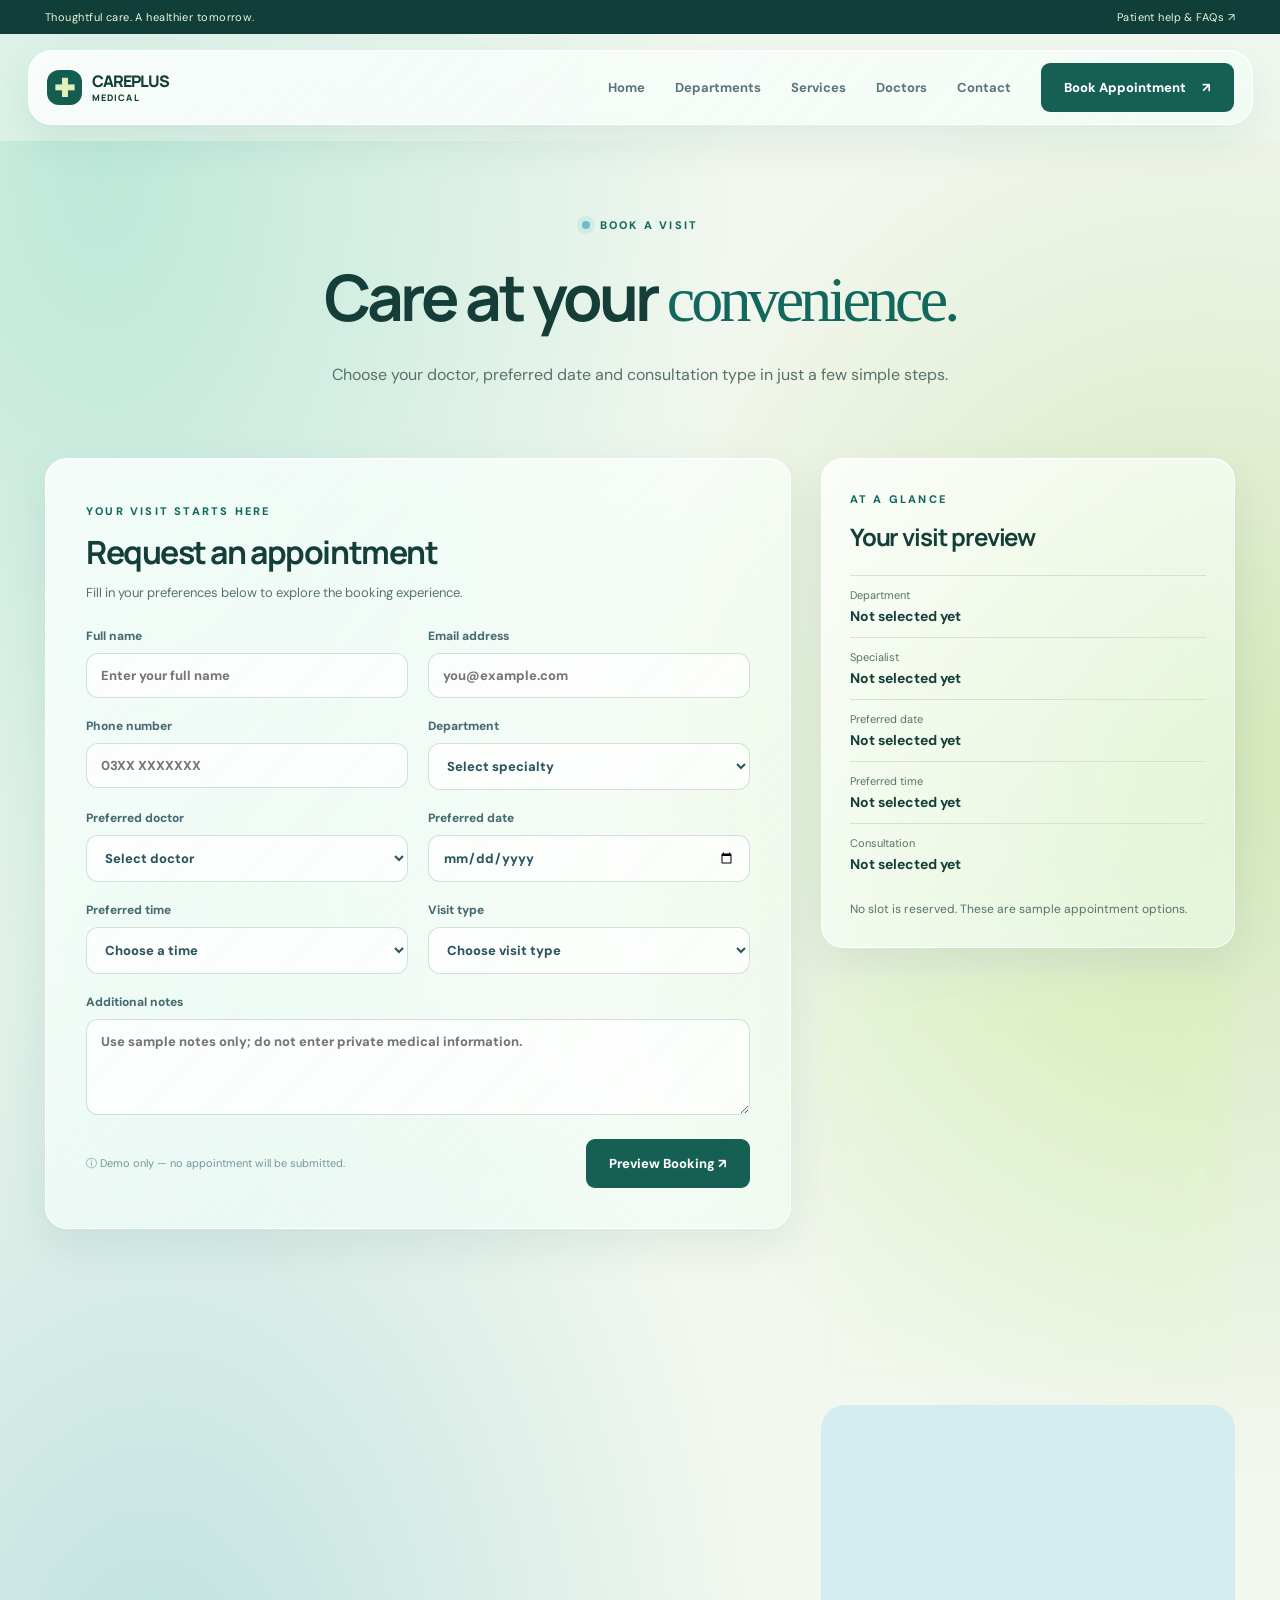
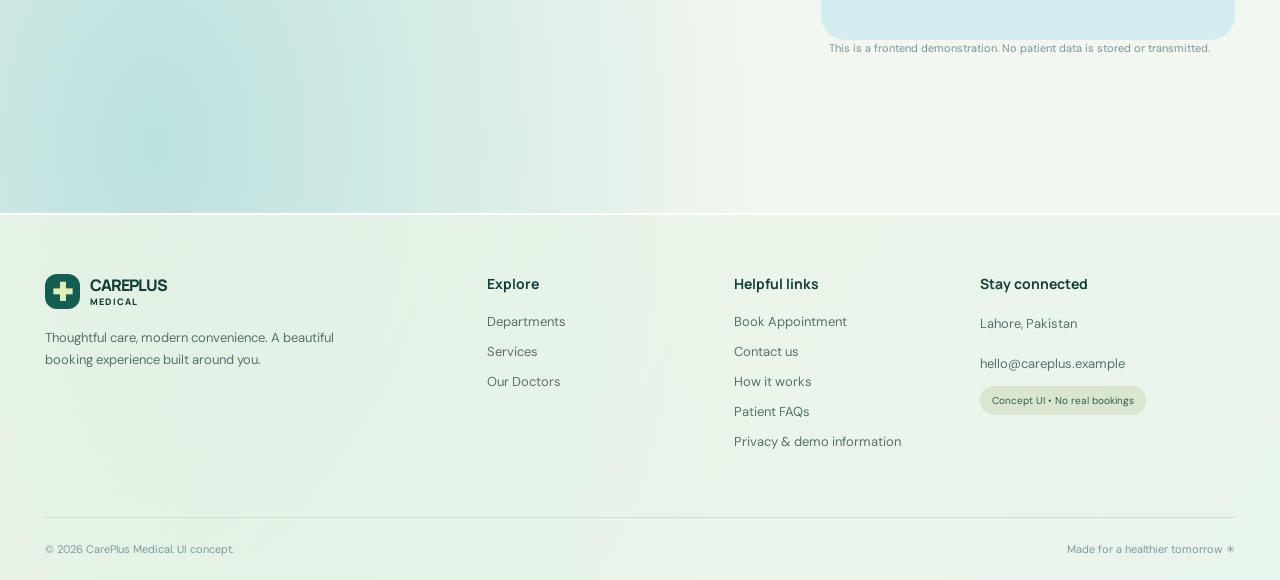
<file: appointments.html>
<!DOCTYPE html><html lang="en"><head><meta charset="UTF-8"><meta name="viewport" content="width=device-width,initial-scale=1"><meta name="theme-color" content="#e9f8fa"><meta name="description" content="CarePlus Medical — Modern doctor discovery and appointment booking UI concept."><title>Book Appointment | CarePlus Medical</title><link rel="preconnect" href="https://fonts.googleapis.com"><link rel="preconnect" href="https://fonts.gstatic.com" crossorigin><link href="https://fonts.googleapis.com/css2?family=DM+Sans:wght@400;500;600;700&family=Manrope:wght@400;500;600;700;800&display=swap" rel="stylesheet"><link rel="stylesheet" href="style.css"><link rel="icon" href="favicon.svg" type="image/svg+xml"></head><body><a class="skip-link" href="#main-content">Skip to content</a><div class="utility-bar"><div class="container"><span>Thoughtful care. A healthier tomorrow.</span><a href="index.html#faq">Patient help & FAQs ↗</a></div></div><header class="site-header"><div class="nav-shell"><a class="brand" href="index.html" aria-label="CarePlus home"><span class="brand-icon">✚</span><span>CAREPLUS<small>MEDICAL</small></span></a><button class="menu-toggle" aria-label="Toggle menu" aria-controls="main-navigation" aria-expanded="false">☰</button><nav id="main-navigation" class="nav-links" aria-label="Main navigation"><a class="" href="index.html">Home</a><a class="" href="departments.html">Departments</a><a class="" href="services.html">Services</a><a class="" href="doctors.html">Doctors</a><a class="" href="contact.html">Contact</a><a class="nav-cta" href="appointments.html">Book Appointment <span>↗</span></a></nav></div></header><main id="main-content"><section class="page-heading container"><div class="eyebrow"><span class="eyebrow-dot"></span>BOOK A VISIT</div><h1>Care at your <em>convenience.</em></h1><p>Choose your doctor, preferred date and consultation type in just a few simple steps.</p></section><section class="container section section-tight appointment-layout"><div><form class="appointment-form glass" data-demo-form="appointment"><div class="form-heading"><span class="overline">YOUR VISIT STARTS HERE</span><h2>Request an appointment</h2><p>Fill in your preferences below to explore the booking experience.</p></div><div class="form-grid"><label>Full name <input type="text" name="name" placeholder="Enter your full name" required></label><label>Email address <input type="email" name="email" placeholder="you@example.com" required></label><label>Phone number <input type="tel" name="phone" placeholder="03XX XXXXXXX" required></label><label>Department <select name="specialty" id="specialtySelect" required><option value="">Select specialty</option><option>Cardiology</option><option>Pediatrics</option><option>Neurology</option><option>Dermatology</option><option>Orthopedics</option><option>Emergency</option></select></label><label>Preferred doctor <select name="doctor" id="doctorSelect" required><option value="">Select doctor</option><option data-specialty="Cardiology">Dr. Sarah Ahmed</option><option data-specialty="Neurology">Dr. Ali Hassan</option><option data-specialty="Pediatrics">Dr. Ayesha Khan</option><option data-specialty="Orthopedics">Dr. Hamza Malik</option><option data-specialty="Dermatology">Dr. Maria Noor</option><option data-specialty="Emergency">Dr. Bilal Raza</option></select></label><label>Preferred date <input type="date" name="date" required></label><label>Preferred time <select name="time" required><option value="">Choose a time</option><option>09:00 AM</option><option>10:30 AM</option><option>12:00 PM</option><option>02:00 PM</option><option>04:30 PM</option></select></label><label>Visit type <select name="visit" required><option value="">Choose visit type</option><option>In-clinic consultation</option><option>Video consultation</option></select></label><label class="full-width">Additional notes <textarea name="notes" placeholder="Use sample notes only; do not enter private medical information." rows="4"></textarea></label></div><div class="form-action"><span>ⓘ Demo only — no appointment will be submitted.</span><button class="primary-btn" type="submit">Preview Booking ↗</button></div><div class="form-result" hidden></div></form></div><aside class="booking-sidebar"><div class="visit-summary glass"><span class="overline">AT A GLANCE</span><h3>Your visit preview</h3><dl id="visitSummary"></dl><p>No slot is reserved. These are sample appointment options.</p></div><div class="support-card glass"><span class="side-icon">✦</span><h3>Care made simple</h3><p>We believe finding a doctor should be clear, comforting and stress-free.</p><div class="support-feature">✓ Find the right specialist</div><div class="support-feature">✓ Choose a convenient time</div><div class="support-feature">✓ In-clinic or online options</div></div><div class="support-photo"></div><p class="sidebar-note">This is a frontend demonstration. No patient data is stored or transmitted.</p></aside></section></main><footer class="footer"><div class="container footer-grid"><div><a class="brand footer-brand" href="index.html"><span class="brand-icon">✚</span><span>CAREPLUS<small>MEDICAL</small></span></a><p>Thoughtful care, modern convenience. A beautiful booking experience built around you.</p></div><div><h4>Explore</h4><a href="departments.html">Departments</a><a href="services.html">Services</a><a href="doctors.html">Our Doctors</a></div><div><h4>Helpful links</h4><a href="appointments.html">Book Appointment</a><a href="contact.html">Contact us</a><a href="index.html#how-it-works">How it works</a><a href="index.html#faq">Patient FAQs</a><a href="privacy.html">Privacy & demo information</a></div><div><h4>Stay connected</h4><p>Lahore, Pakistan</p><p>hello@careplus.example</p><span class="demo-tag">Concept UI • No real bookings</span></div></div><div class="footer-bottom container"><span>© 2026 CarePlus Medical. UI concept.</span><span>Made for a healthier tomorrow ✳</span></div></footer><button class="back-top" aria-label="Back to top" hidden>↑</button><div id="toast" class="toast" role="status" aria-live="polite"></div><script src="script.js"></script></body></html>
</file>
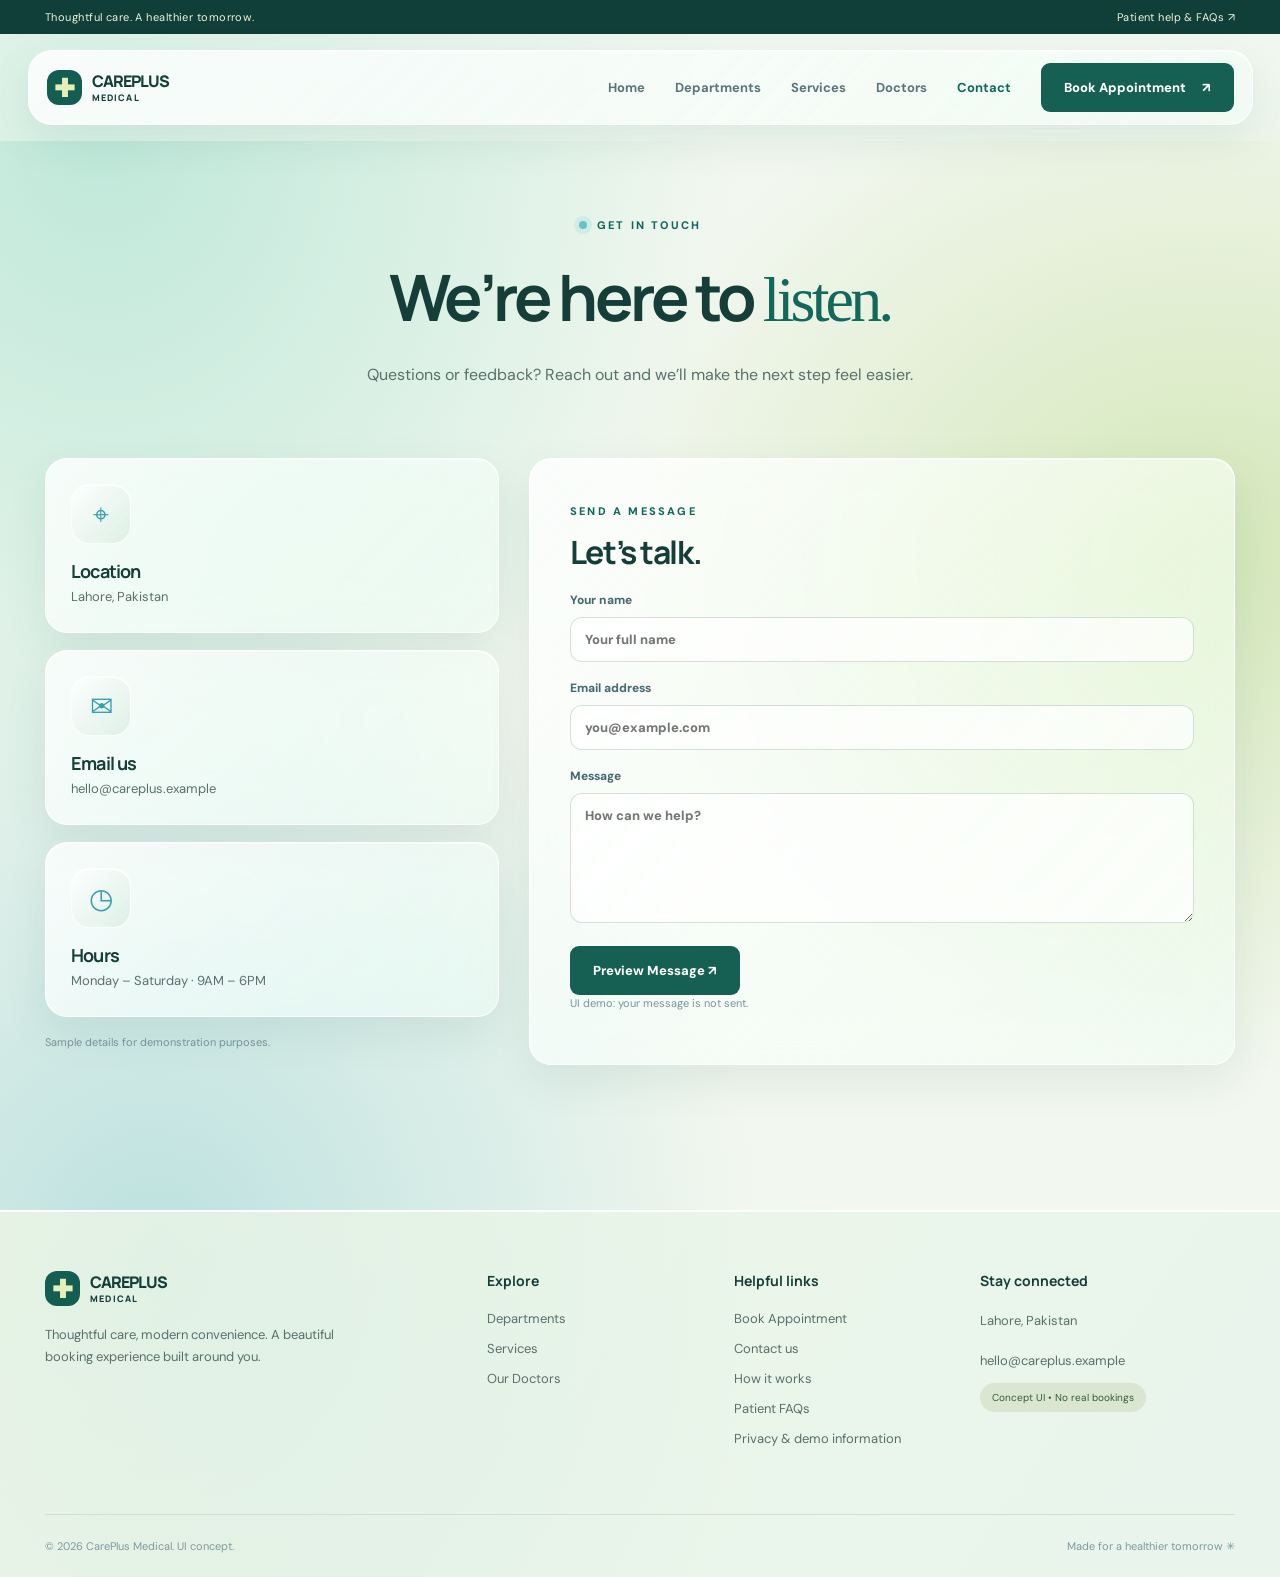
<file: contact.html>
<!DOCTYPE html><html lang="en"><head><meta charset="UTF-8"><meta name="viewport" content="width=device-width,initial-scale=1"><meta name="theme-color" content="#e9f8fa"><meta name="description" content="CarePlus Medical — Modern doctor discovery and appointment booking UI concept."><title>Contact | CarePlus Medical</title><link rel="preconnect" href="https://fonts.googleapis.com"><link rel="preconnect" href="https://fonts.gstatic.com" crossorigin><link href="https://fonts.googleapis.com/css2?family=DM+Sans:wght@400;500;600;700&family=Manrope:wght@400;500;600;700;800&display=swap" rel="stylesheet"><link rel="stylesheet" href="style.css"><link rel="icon" href="favicon.svg" type="image/svg+xml"></head><body><a class="skip-link" href="#main-content">Skip to content</a><div class="utility-bar"><div class="container"><span>Thoughtful care. A healthier tomorrow.</span><a href="index.html#faq">Patient help & FAQs ↗</a></div></div><header class="site-header"><div class="nav-shell"><a class="brand" href="index.html" aria-label="CarePlus home"><span class="brand-icon">✚</span><span>CAREPLUS<small>MEDICAL</small></span></a><button class="menu-toggle" aria-label="Toggle menu" aria-controls="main-navigation" aria-expanded="false">☰</button><nav id="main-navigation" class="nav-links" aria-label="Main navigation"><a class="" href="index.html">Home</a><a class="" href="departments.html">Departments</a><a class="" href="services.html">Services</a><a class="" href="doctors.html">Doctors</a><a class="active" href="contact.html">Contact</a><a class="nav-cta" href="appointments.html">Book Appointment <span>↗</span></a></nav></div></header><main id="main-content"><section class="page-heading container"><div class="eyebrow"><span class="eyebrow-dot"></span>GET IN TOUCH</div><h1>We’re here to <em>listen.</em></h1><p>Questions or feedback? Reach out and we’ll make the next step feel easier.</p></section><section class="container section section-tight contact-layout"><div class="contact-info"><div class="contact-card glass"><span class="side-icon">⌖</span><h3>Location</h3><p>Lahore, Pakistan</p></div><div class="contact-card glass"><span class="side-icon">✉</span><h3>Email us</h3><p>hello@careplus.example</p></div><div class="contact-card glass"><span class="side-icon">◷</span><h3>Hours</h3><p>Monday – Saturday · 9AM – 6PM</p></div><p class="sidebar-note">Sample details for demonstration purposes.</p></div><form data-demo-form="contact" class="contact-form glass"><span class="overline">SEND A MESSAGE</span><h2>Let’s talk.</h2><label>Your name<input name="name" placeholder="Your full name" required></label><label>Email address<input name="email" type="email" placeholder="you@example.com" required></label><label>Message<textarea name="message" rows="6" placeholder="How can we help?" required></textarea></label><button class="primary-btn" type="submit">Preview Message ↗</button><p class="sidebar-note">UI demo: your message is not sent.</p><div class="form-result" hidden></div></form></section></main><footer class="footer"><div class="container footer-grid"><div><a class="brand footer-brand" href="index.html"><span class="brand-icon">✚</span><span>CAREPLUS<small>MEDICAL</small></span></a><p>Thoughtful care, modern convenience. A beautiful booking experience built around you.</p></div><div><h4>Explore</h4><a href="departments.html">Departments</a><a href="services.html">Services</a><a href="doctors.html">Our Doctors</a></div><div><h4>Helpful links</h4><a href="appointments.html">Book Appointment</a><a href="contact.html">Contact us</a><a href="index.html#how-it-works">How it works</a><a href="index.html#faq">Patient FAQs</a><a href="privacy.html">Privacy & demo information</a></div><div><h4>Stay connected</h4><p>Lahore, Pakistan</p><p>hello@careplus.example</p><span class="demo-tag">Concept UI • No real bookings</span></div></div><div class="footer-bottom container"><span>© 2026 CarePlus Medical. UI concept.</span><span>Made for a healthier tomorrow ✳</span></div></footer><button class="back-top" aria-label="Back to top" hidden>↑</button><div id="toast" class="toast" role="status" aria-live="polite"></div><script src="script.js"></script></body></html>
</file>
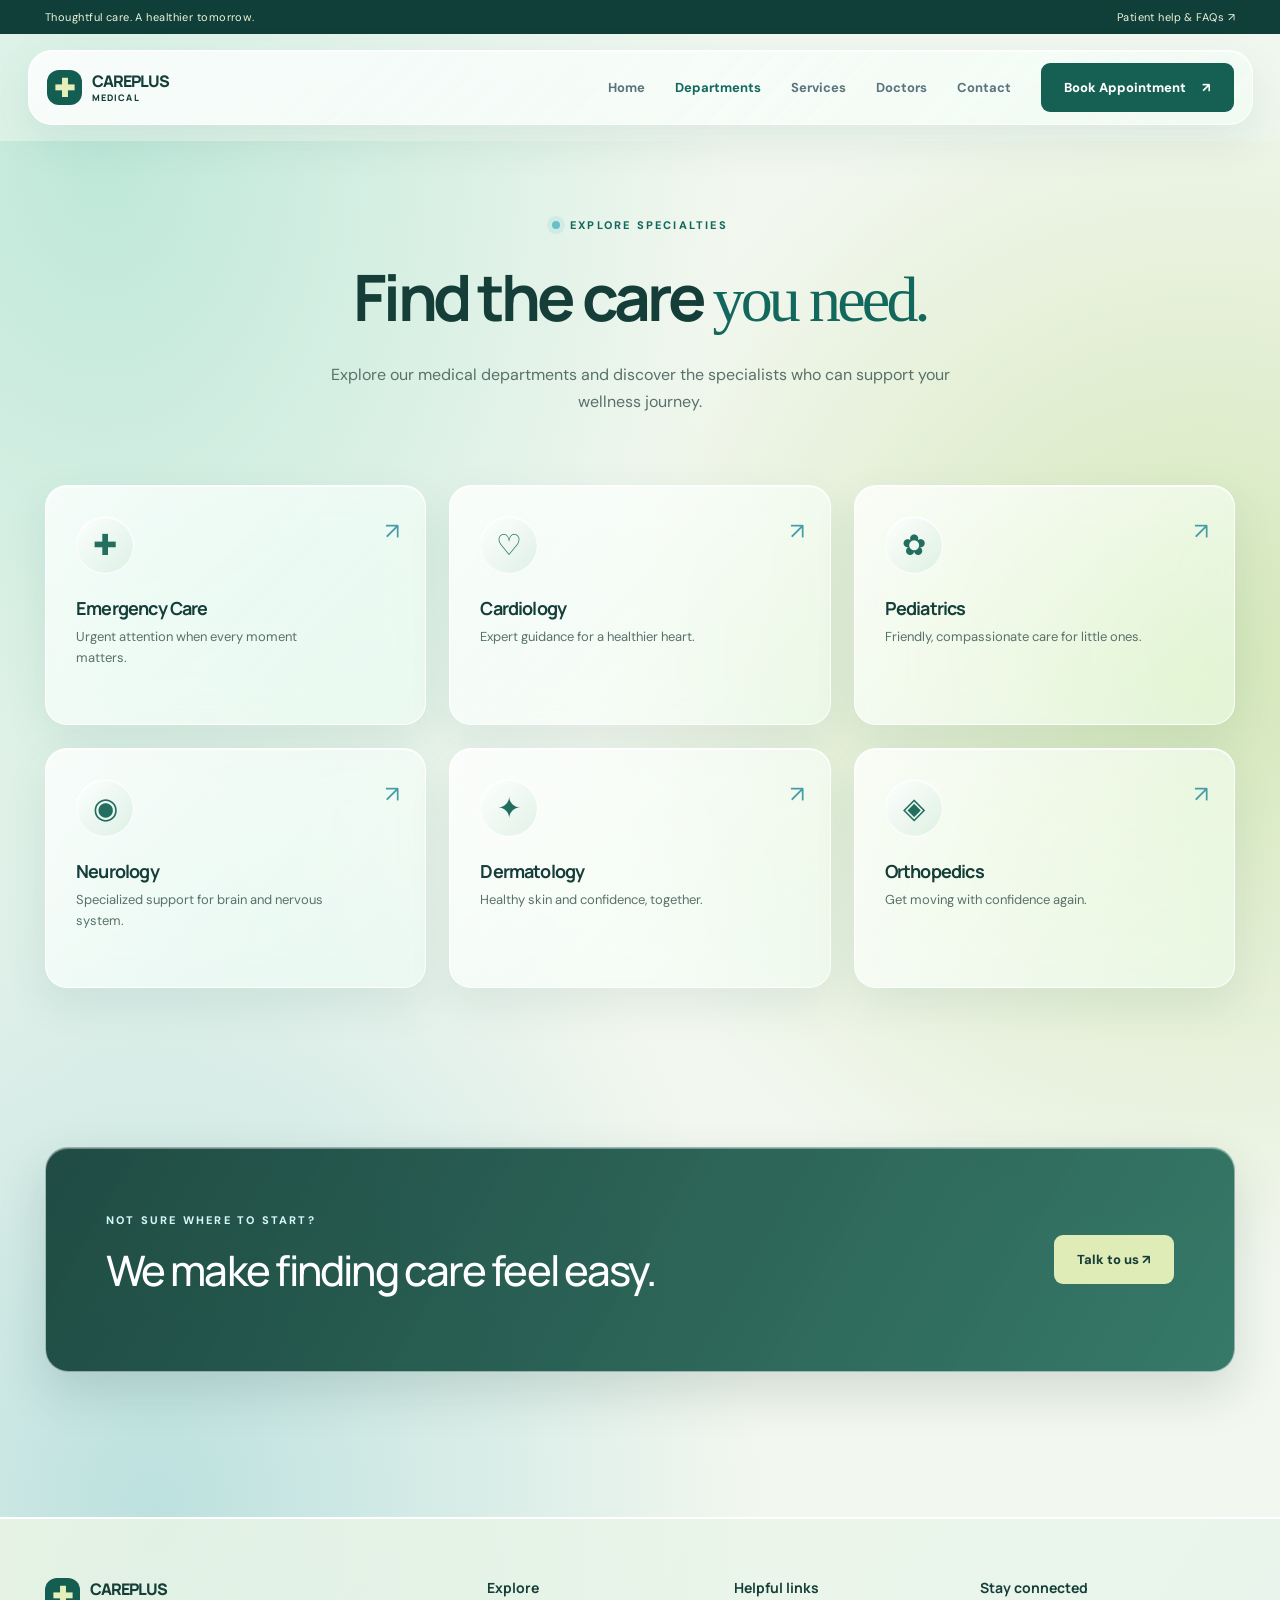
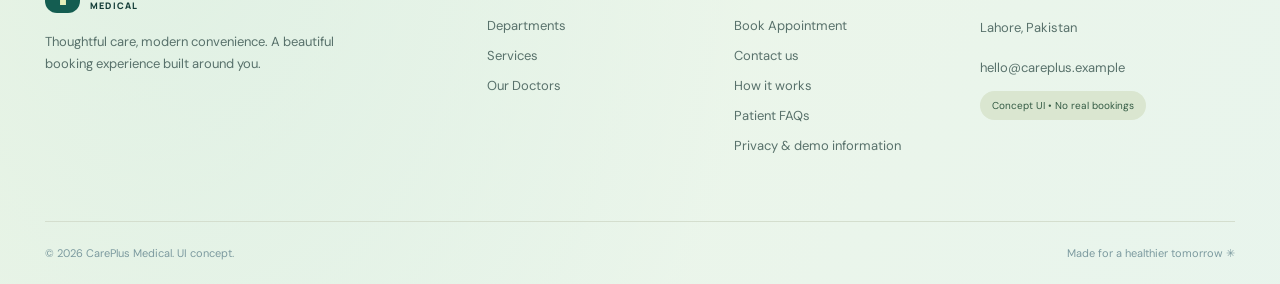
<file: departments.html>
<!DOCTYPE html><html lang="en"><head><meta charset="UTF-8"><meta name="viewport" content="width=device-width,initial-scale=1"><meta name="theme-color" content="#e9f8fa"><meta name="description" content="CarePlus Medical — Modern doctor discovery and appointment booking UI concept."><title>Departments | CarePlus Medical</title><link rel="preconnect" href="https://fonts.googleapis.com"><link rel="preconnect" href="https://fonts.gstatic.com" crossorigin><link href="https://fonts.googleapis.com/css2?family=DM+Sans:wght@400;500;600;700&family=Manrope:wght@400;500;600;700;800&display=swap" rel="stylesheet"><link rel="stylesheet" href="style.css"><link rel="icon" href="favicon.svg" type="image/svg+xml"></head><body><a class="skip-link" href="#main-content">Skip to content</a><div class="utility-bar"><div class="container"><span>Thoughtful care. A healthier tomorrow.</span><a href="index.html#faq">Patient help & FAQs ↗</a></div></div><header class="site-header"><div class="nav-shell"><a class="brand" href="index.html" aria-label="CarePlus home"><span class="brand-icon">✚</span><span>CAREPLUS<small>MEDICAL</small></span></a><button class="menu-toggle" aria-label="Toggle menu" aria-controls="main-navigation" aria-expanded="false">☰</button><nav id="main-navigation" class="nav-links" aria-label="Main navigation"><a class="" href="index.html">Home</a><a class="active" href="departments.html">Departments</a><a class="" href="services.html">Services</a><a class="" href="doctors.html">Doctors</a><a class="" href="contact.html">Contact</a><a class="nav-cta" href="appointments.html">Book Appointment <span>↗</span></a></nav></div></header><main id="main-content"><section class="page-heading container"><div class="eyebrow"><span class="eyebrow-dot"></span>EXPLORE SPECIALTIES</div><h1>Find the care <em>you need.</em></h1><p>Explore our medical departments and discover the specialists who can support your wellness journey.</p></section><section class="container section section-tight"><div class="department-grid department-grid-all"><a class="department-card glass" href="doctors.html?specialty=Emergency"><span class="department-icon">✚</span><h3>Emergency Care</h3><p>Urgent attention when every moment matters.</p><span class="card-arrow">↗</span></a><a class="department-card glass" href="doctors.html?specialty=Cardiology"><span class="department-icon">♡</span><h3>Cardiology</h3><p>Expert guidance for a healthier heart.</p><span class="card-arrow">↗</span></a><a class="department-card glass" href="doctors.html?specialty=Pediatrics"><span class="department-icon">✿</span><h3>Pediatrics</h3><p>Friendly, compassionate care for little ones.</p><span class="card-arrow">↗</span></a><a class="department-card glass" href="doctors.html?specialty=Neurology"><span class="department-icon">◉</span><h3>Neurology</h3><p>Specialized support for brain and nervous system.</p><span class="card-arrow">↗</span></a><a class="department-card glass" href="doctors.html?specialty=Dermatology"><span class="department-icon">✦</span><h3>Dermatology</h3><p>Healthy skin and confidence, together.</p><span class="card-arrow">↗</span></a><a class="department-card glass" href="doctors.html?specialty=Orthopedics"><span class="department-icon">◈</span><h3>Orthopedics</h3><p>Get moving with confidence again.</p><span class="card-arrow">↗</span></a></div></section><section class="container section"> <div class="cta-panel"><div><span class="overline">NOT SURE WHERE TO START?</span><h2>We make finding care feel easy.</h2></div><a href="contact.html" class="primary-btn white-btn">Talk to us ↗</a></div></section></main><footer class="footer"><div class="container footer-grid"><div><a class="brand footer-brand" href="index.html"><span class="brand-icon">✚</span><span>CAREPLUS<small>MEDICAL</small></span></a><p>Thoughtful care, modern convenience. A beautiful booking experience built around you.</p></div><div><h4>Explore</h4><a href="departments.html">Departments</a><a href="services.html">Services</a><a href="doctors.html">Our Doctors</a></div><div><h4>Helpful links</h4><a href="appointments.html">Book Appointment</a><a href="contact.html">Contact us</a><a href="index.html#how-it-works">How it works</a><a href="index.html#faq">Patient FAQs</a><a href="privacy.html">Privacy & demo information</a></div><div><h4>Stay connected</h4><p>Lahore, Pakistan</p><p>hello@careplus.example</p><span class="demo-tag">Concept UI • No real bookings</span></div></div><div class="footer-bottom container"><span>© 2026 CarePlus Medical. UI concept.</span><span>Made for a healthier tomorrow ✳</span></div></footer><button class="back-top" aria-label="Back to top" hidden>↑</button><div id="toast" class="toast" role="status" aria-live="polite"></div><script src="script.js"></script></body></html>
</file>
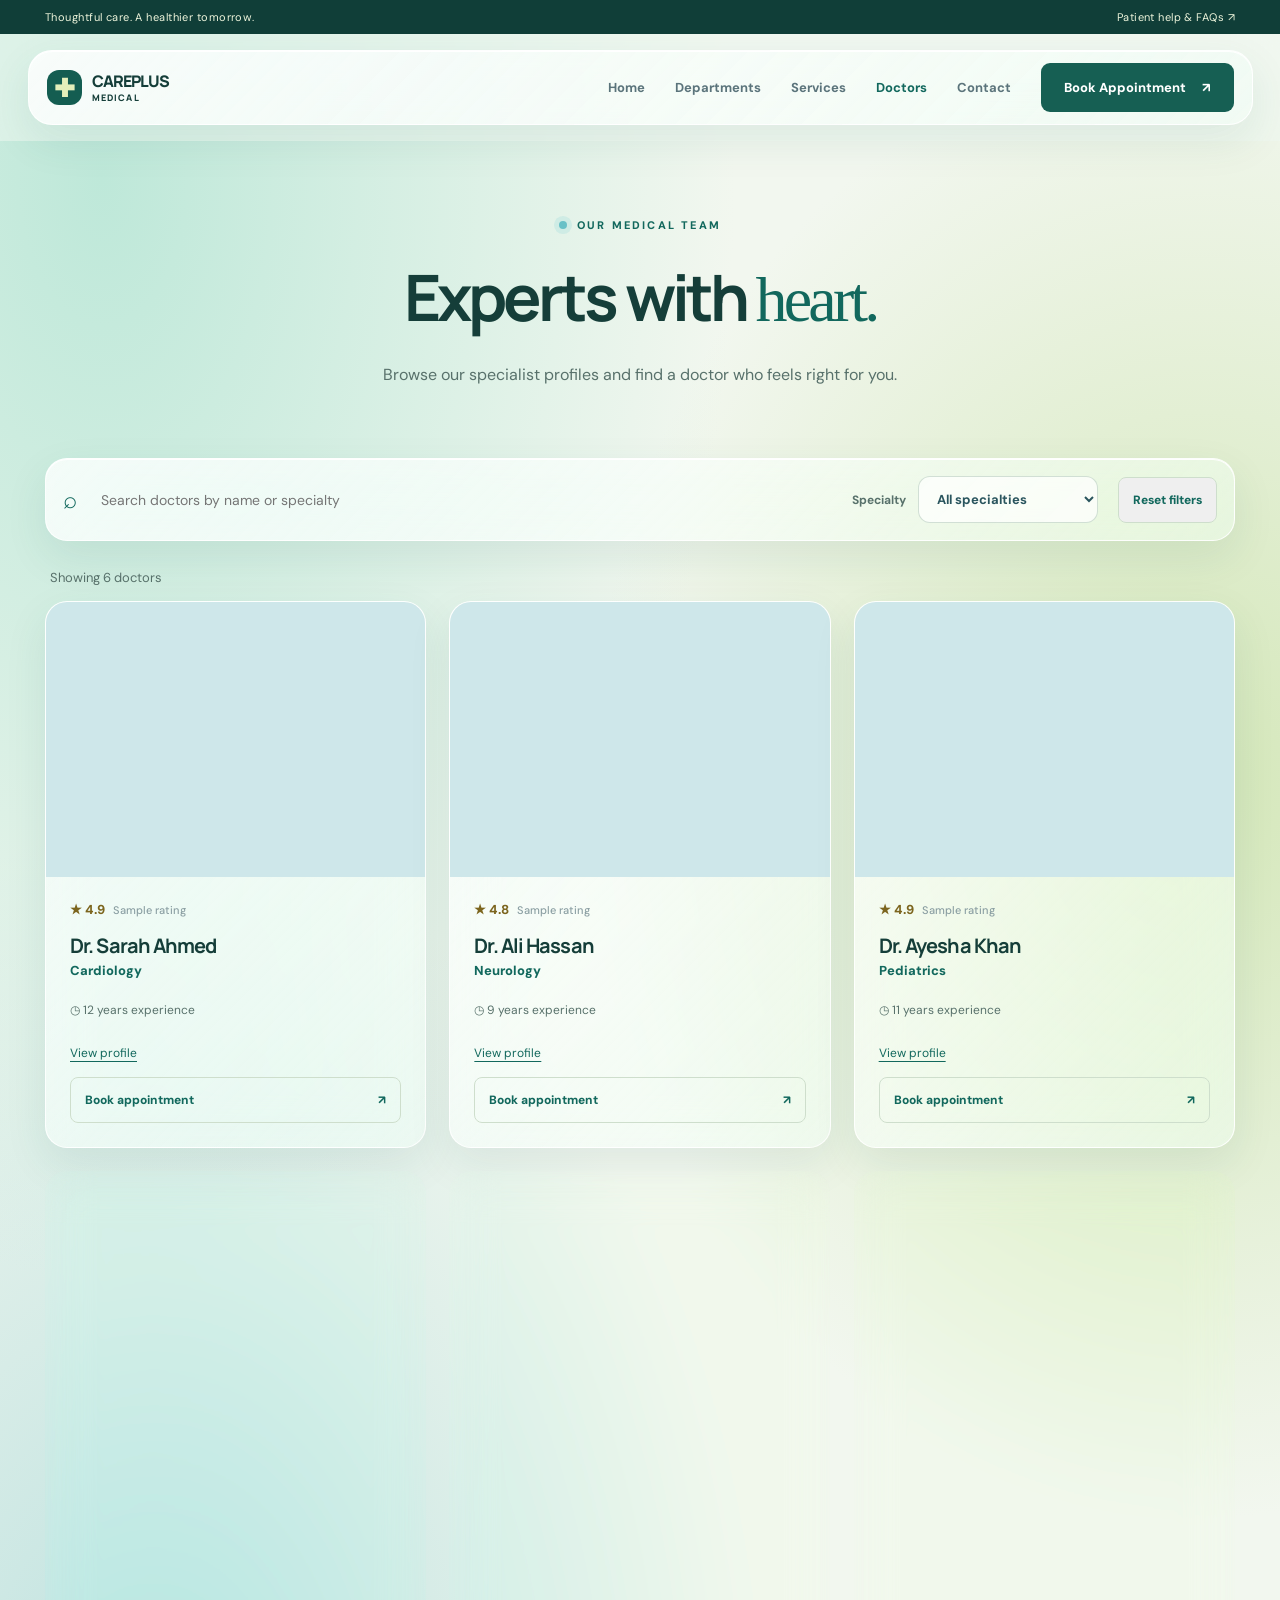
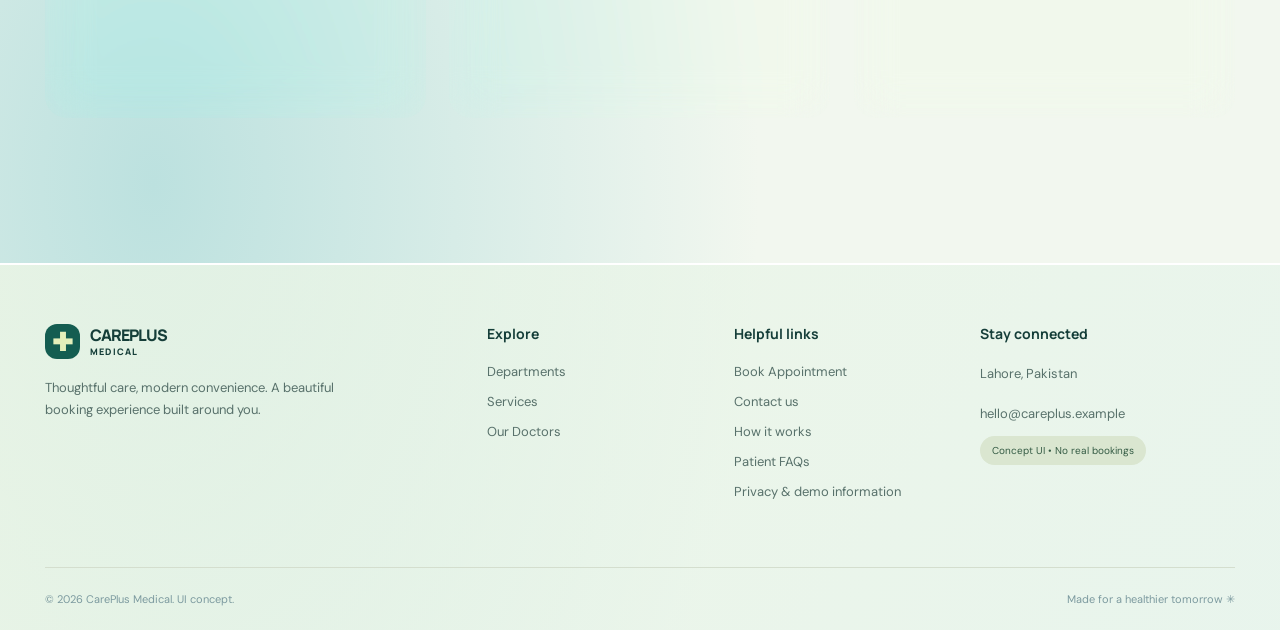
<file: doctors.html>
<!DOCTYPE html><html lang="en"><head><meta charset="UTF-8"><meta name="viewport" content="width=device-width,initial-scale=1"><meta name="theme-color" content="#e9f8fa"><meta name="description" content="CarePlus Medical — Modern doctor discovery and appointment booking UI concept."><title>Doctors | CarePlus Medical</title><link rel="preconnect" href="https://fonts.googleapis.com"><link rel="preconnect" href="https://fonts.gstatic.com" crossorigin><link href="https://fonts.googleapis.com/css2?family=DM+Sans:wght@400;500;600;700&family=Manrope:wght@400;500;600;700;800&display=swap" rel="stylesheet"><link rel="stylesheet" href="style.css"><link rel="icon" href="favicon.svg" type="image/svg+xml"></head><body><a class="skip-link" href="#main-content">Skip to content</a><div class="utility-bar"><div class="container"><span>Thoughtful care. A healthier tomorrow.</span><a href="index.html#faq">Patient help & FAQs ↗</a></div></div><header class="site-header"><div class="nav-shell"><a class="brand" href="index.html" aria-label="CarePlus home"><span class="brand-icon">✚</span><span>CAREPLUS<small>MEDICAL</small></span></a><button class="menu-toggle" aria-label="Toggle menu" aria-controls="main-navigation" aria-expanded="false">☰</button><nav id="main-navigation" class="nav-links" aria-label="Main navigation"><a class="" href="index.html">Home</a><a class="" href="departments.html">Departments</a><a class="" href="services.html">Services</a><a class="active" href="doctors.html">Doctors</a><a class="" href="contact.html">Contact</a><a class="nav-cta" href="appointments.html">Book Appointment <span>↗</span></a></nav></div></header><main id="main-content"><section class="page-heading container"><div class="eyebrow"><span class="eyebrow-dot"></span>OUR MEDICAL TEAM</div><h1>Experts with <em>heart.</em></h1><p>Browse our specialist profiles and find a doctor who feels right for you.</p></section><section class="section section-tight container"><div class="filter-bar glass"><label class="search-field">⌕ <input id="doctorSearch" type="search" placeholder="Search doctors by name or specialty" aria-label="Search doctors"></label><label class="filter-select">Specialty <select id="doctorFilter"><option value="all">All specialties</option><option>Cardiology</option><option>Neurology</option><option>Pediatrics</option><option>Orthopedics</option><option>Dermatology</option><option>Emergency</option></select></label></div><p id="doctorCount" class="results-label"></p><div class="doctors-grid" id="doctorGrid"><article class="doctor-card glass" data-specialty="Cardiology"><div class="doctor-photo" style="background-image:url('https://images.unsplash.com/photo-1559839734-2b71ea197ec2?w=600&q=85')"></div><div class="doctor-info"><div class="rating">★ 4.9 <span>Sample rating</span></div><h3>Dr. Sarah Ahmed</h3><p class="specialty">Cardiology</p><p class="experience">◷ 12 years experience</p><a class="outline-btn" href="appointments.html?doctor=Dr.%20Sarah%20Ahmed">Book appointment <span>↗</span></a></div></article><article class="doctor-card glass" data-specialty="Neurology"><div class="doctor-photo" style="background-image:url('https://images.unsplash.com/photo-1612349317150-e413f6a5b16d?w=600&q=85')"></div><div class="doctor-info"><div class="rating">★ 4.8 <span>Sample rating</span></div><h3>Dr. Ali Hassan</h3><p class="specialty">Neurology</p><p class="experience">◷ 9 years experience</p><a class="outline-btn" href="appointments.html?doctor=Dr.%20Ali%20Hassan">Book appointment <span>↗</span></a></div></article><article class="doctor-card glass" data-specialty="Pediatrics"><div class="doctor-photo" style="background-image:url('https://images.unsplash.com/photo-1594824476967-48c8b964273f?w=600&q=85')"></div><div class="doctor-info"><div class="rating">★ 4.9 <span>Sample rating</span></div><h3>Dr. Ayesha Khan</h3><p class="specialty">Pediatrics</p><p class="experience">◷ 11 years experience</p><a class="outline-btn" href="appointments.html?doctor=Dr.%20Ayesha%20Khan">Book appointment <span>↗</span></a></div></article><article class="doctor-card glass" data-specialty="Orthopedics"><div class="doctor-photo" style="background-image:url('https://images.unsplash.com/photo-1622253692010-333f2da6031d?w=600&q=85')"></div><div class="doctor-info"><div class="rating">★ 4.7 <span>Sample rating</span></div><h3>Dr. Hamza Malik</h3><p class="specialty">Orthopedics</p><p class="experience">◷ 8 years experience</p><a class="outline-btn" href="appointments.html?doctor=Dr.%20Hamza%20Malik">Book appointment <span>↗</span></a></div></article><article class="doctor-card glass" data-specialty="Dermatology"><div class="doctor-photo" style="background-image:url('https://images.unsplash.com/photo-1594824476917-4e83d4d47a4b?w=600&q=85')"></div><div class="doctor-info"><div class="rating">★ 4.9 <span>Sample rating</span></div><h3>Dr. Maria Noor</h3><p class="specialty">Dermatology</p><p class="experience">◷ 10 years experience</p><a class="outline-btn" href="appointments.html?doctor=Dr.%20Maria%20Noor">Book appointment <span>↗</span></a></div></article><article class="doctor-card glass" data-specialty="Emergency"><div class="doctor-photo" style="background-image:url('https://images.unsplash.com/photo-1537368910025-700350fe46c7?w=600&q=85')"></div><div class="doctor-info"><div class="rating">★ 4.8 <span>Sample rating</span></div><h3>Dr. Bilal Raza</h3><p class="specialty">Emergency</p><p class="experience">◷ 14 years experience</p><a class="outline-btn" href="appointments.html?doctor=Dr.%20Bilal%20Raza">Book appointment <span>↗</span></a></div></article></div><p class="empty-state" id="noDoctors" hidden>No doctors found. Try another name or specialty.</p></section></main><footer class="footer"><div class="container footer-grid"><div><a class="brand footer-brand" href="index.html"><span class="brand-icon">✚</span><span>CAREPLUS<small>MEDICAL</small></span></a><p>Thoughtful care, modern convenience. A beautiful booking experience built around you.</p></div><div><h4>Explore</h4><a href="departments.html">Departments</a><a href="services.html">Services</a><a href="doctors.html">Our Doctors</a></div><div><h4>Helpful links</h4><a href="appointments.html">Book Appointment</a><a href="contact.html">Contact us</a><a href="index.html#how-it-works">How it works</a><a href="index.html#faq">Patient FAQs</a><a href="privacy.html">Privacy & demo information</a></div><div><h4>Stay connected</h4><p>Lahore, Pakistan</p><p>hello@careplus.example</p><span class="demo-tag">Concept UI • No real bookings</span></div></div><div class="footer-bottom container"><span>© 2026 CarePlus Medical. UI concept.</span><span>Made for a healthier tomorrow ✳</span></div></footer><button class="back-top" aria-label="Back to top" hidden>↑</button><div id="toast" class="toast" role="status" aria-live="polite"></div><script src="script.js"></script></body></html>
</file>
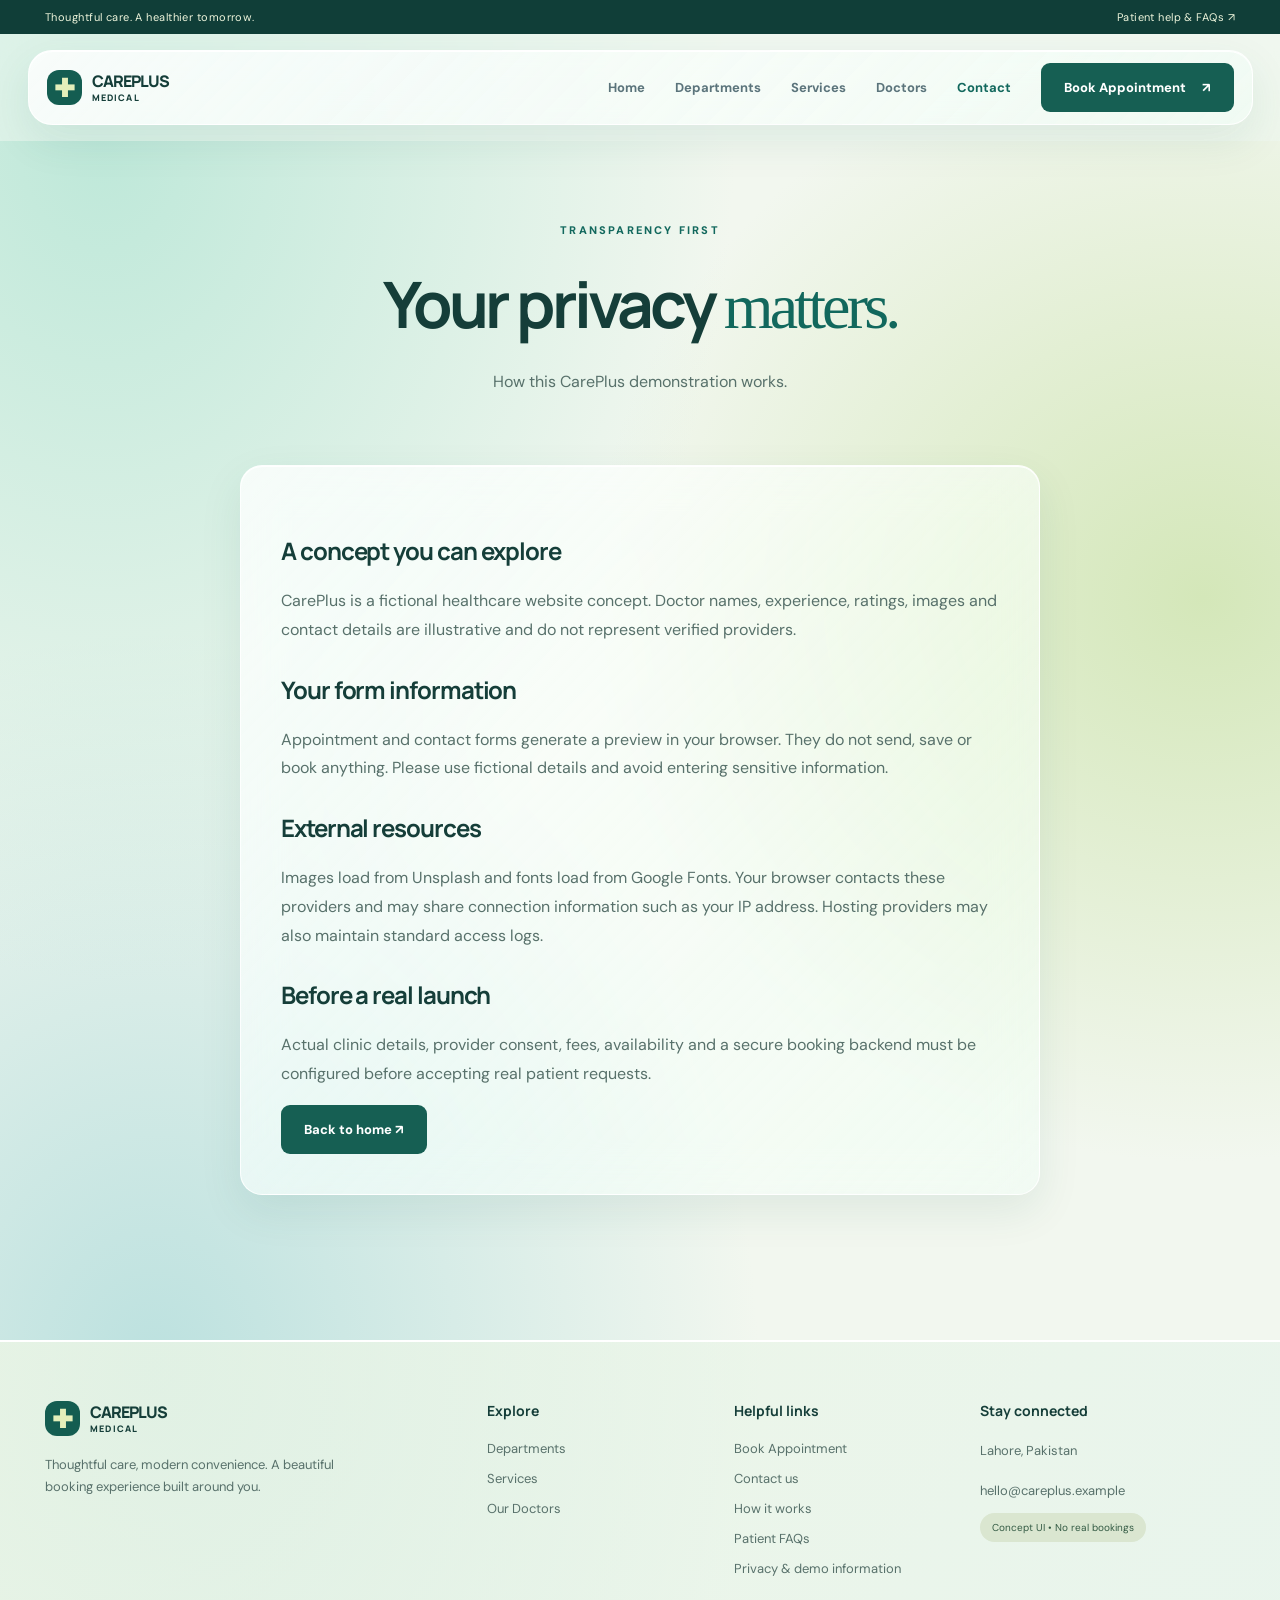
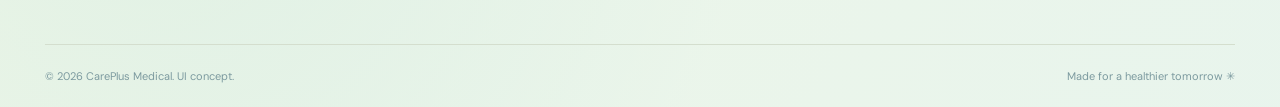
<file: privacy.html>
<!DOCTYPE html><html lang="en"><head><meta charset="UTF-8"><meta name="viewport" content="width=device-width,initial-scale=1"><meta name="theme-color" content="#e9f8fa"><meta name="description" content="CarePlus Medical — Modern doctor discovery and appointment booking UI concept."><title>Privacy & Demo Information | CarePlus Medical</title><link rel="preconnect" href="https://fonts.googleapis.com"><link rel="preconnect" href="https://fonts.gstatic.com" crossorigin><link href="https://fonts.googleapis.com/css2?family=DM+Sans:wght@400;500;600;700&family=Manrope:wght@400;500;600;700;800&display=swap" rel="stylesheet"><link rel="stylesheet" href="style.css"><link rel="icon" href="favicon.svg" type="image/svg+xml"></head><body><a class="skip-link" href="#main-content">Skip to content</a><div class="utility-bar"><div class="container"><span>Thoughtful care. A healthier tomorrow.</span><a href="index.html#faq">Patient help & FAQs ↗</a></div></div><header class="site-header"><div class="nav-shell"><a class="brand" href="index.html" aria-label="CarePlus home"><span class="brand-icon">✚</span><span>CAREPLUS<small>MEDICAL</small></span></a><button class="menu-toggle" aria-label="Toggle menu" aria-controls="main-navigation" aria-expanded="false">☰</button><nav id="main-navigation" class="nav-links" aria-label="Main navigation"><a class="" href="index.html">Home</a><a class="" href="departments.html">Departments</a><a class="" href="services.html">Services</a><a class="" href="doctors.html">Doctors</a><a class="active" href="contact.html">Contact</a><a class="nav-cta" href="appointments.html">Book Appointment <span>↗</span></a></nav></div></header><main id="main-content"><section class="page-heading container"><span class="overline">TRANSPARENCY FIRST</span><h1>Your privacy <em>matters.</em></h1><p>How this CarePlus demonstration works.</p></section><section class="container section section-tight"><article class="privacy-card glass"><h2>A concept you can explore</h2><p>CarePlus is a fictional healthcare website concept. Doctor names, experience, ratings, images and contact details are illustrative and do not represent verified providers.</p><h2>Your form information</h2><p>Appointment and contact forms generate a preview in your browser. They do not send, save or book anything. Please use fictional details and avoid entering sensitive information.</p><h2>External resources</h2><p>Images load from Unsplash and fonts load from Google Fonts. Your browser contacts these providers and may share connection information such as your IP address. Hosting providers may also maintain standard access logs.</p><h2>Before a real launch</h2><p>Actual clinic details, provider consent, fees, availability and a secure booking backend must be configured before accepting real patient requests.</p><a class="primary-btn" href="index.html">Back to home ↗</a></article></section></main><footer class="footer"><div class="container footer-grid"><div><a class="brand footer-brand" href="index.html"><span class="brand-icon">✚</span><span>CAREPLUS<small>MEDICAL</small></span></a><p>Thoughtful care, modern convenience. A beautiful booking experience built around you.</p></div><div><h4>Explore</h4><a href="departments.html">Departments</a><a href="services.html">Services</a><a href="doctors.html">Our Doctors</a></div><div><h4>Helpful links</h4><a href="appointments.html">Book Appointment</a><a href="contact.html">Contact us</a><a href="index.html#how-it-works">How it works</a><a href="index.html#faq">Patient FAQs</a><a href="privacy.html">Privacy & demo information</a></div><div><h4>Stay connected</h4><p>Lahore, Pakistan</p><p>hello@careplus.example</p><span class="demo-tag">Concept UI • No real bookings</span></div></div><div class="footer-bottom container"><span>© 2026 CarePlus Medical. UI concept.</span><span>Made for a healthier tomorrow ✳</span></div></footer><button class="back-top" aria-label="Back to top" hidden>↑</button><div id="toast" class="toast" role="status" aria-live="polite"></div><script src="script.js"></script></body></html>
</file>
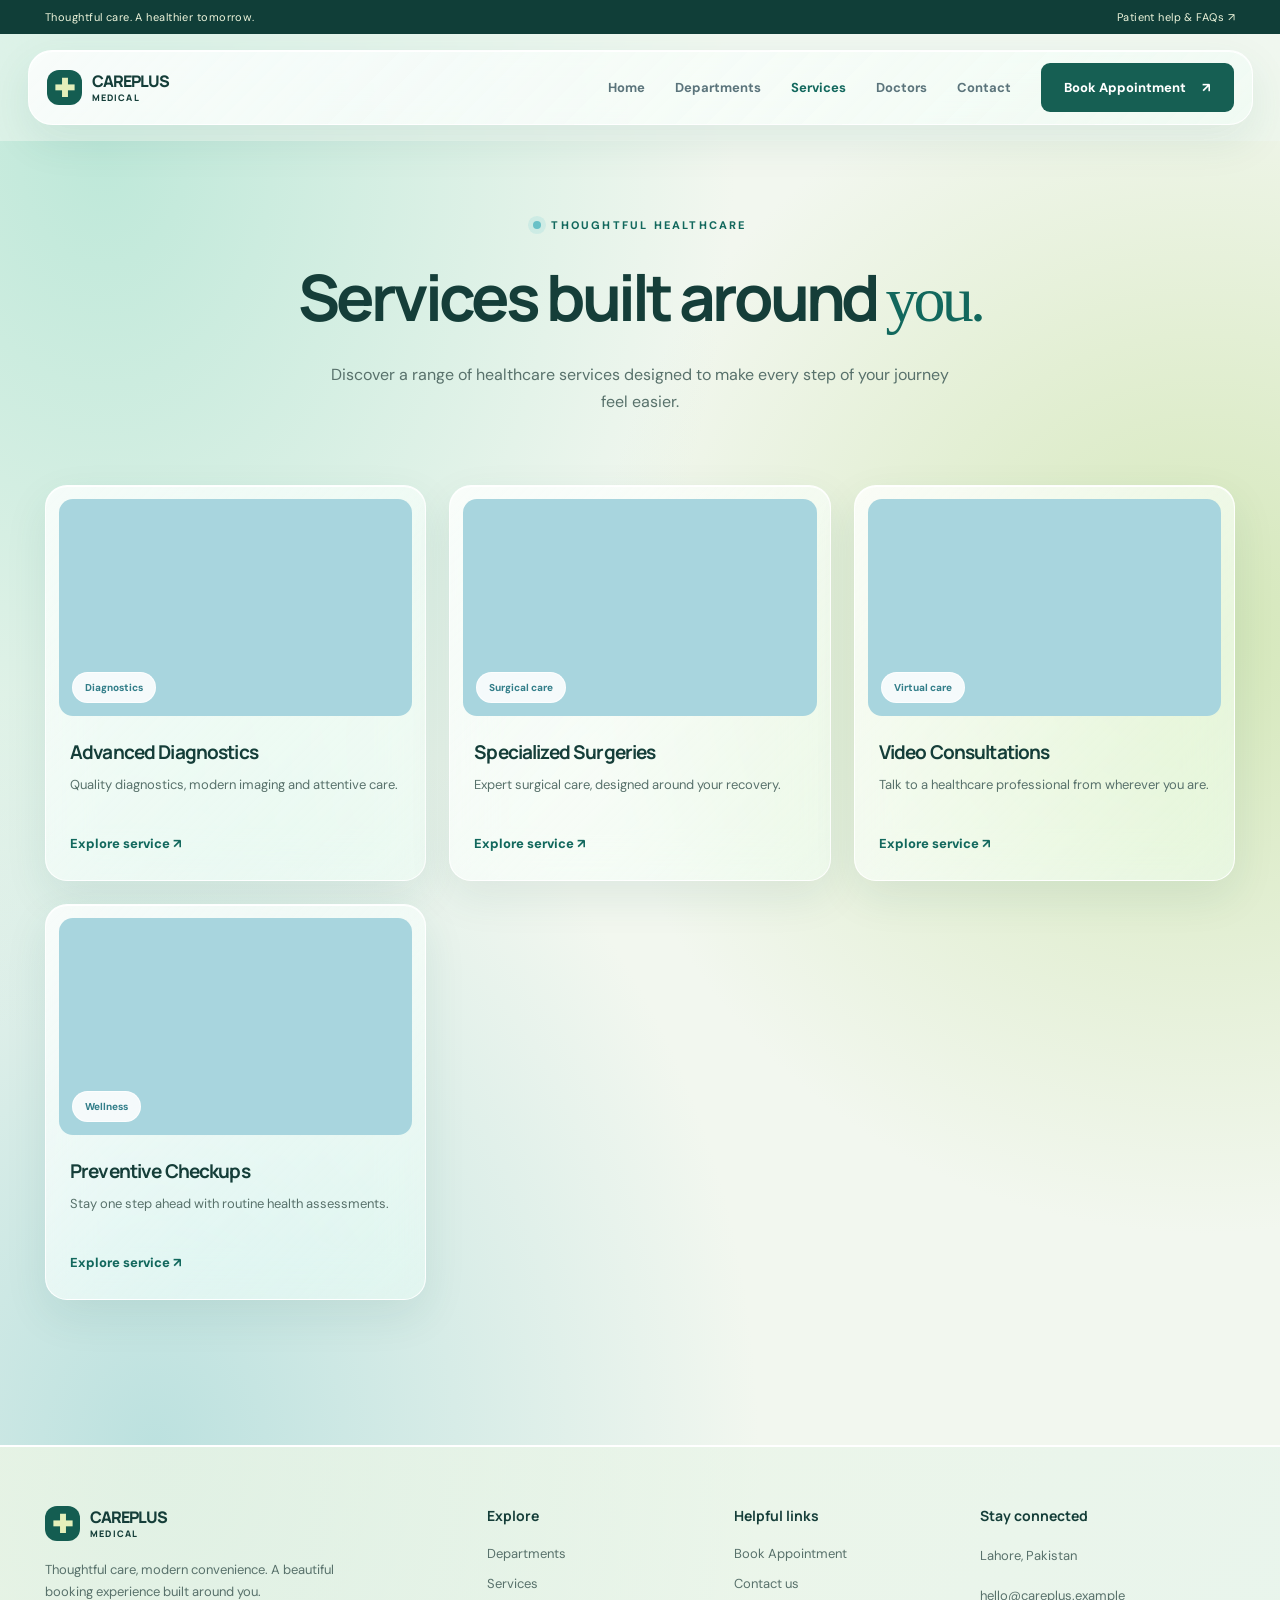
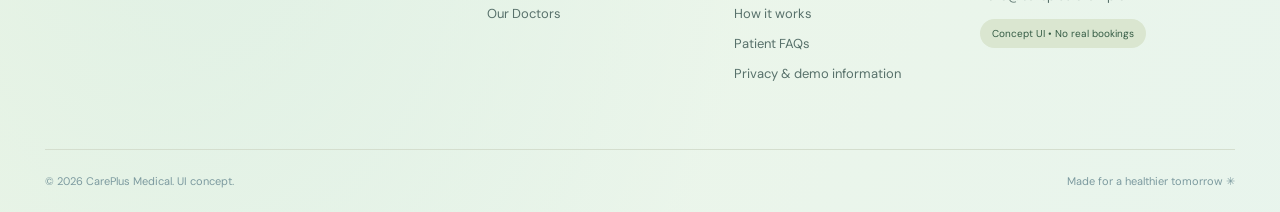
<file: services.html>
<!DOCTYPE html><html lang="en"><head><meta charset="UTF-8"><meta name="viewport" content="width=device-width,initial-scale=1"><meta name="theme-color" content="#e9f8fa"><meta name="description" content="CarePlus Medical — Modern doctor discovery and appointment booking UI concept."><title>Services | CarePlus Medical</title><link rel="preconnect" href="https://fonts.googleapis.com"><link rel="preconnect" href="https://fonts.gstatic.com" crossorigin><link href="https://fonts.googleapis.com/css2?family=DM+Sans:wght@400;500;600;700&family=Manrope:wght@400;500;600;700;800&display=swap" rel="stylesheet"><link rel="stylesheet" href="style.css"><link rel="icon" href="favicon.svg" type="image/svg+xml"></head><body><a class="skip-link" href="#main-content">Skip to content</a><div class="utility-bar"><div class="container"><span>Thoughtful care. A healthier tomorrow.</span><a href="index.html#faq">Patient help & FAQs ↗</a></div></div><header class="site-header"><div class="nav-shell"><a class="brand" href="index.html" aria-label="CarePlus home"><span class="brand-icon">✚</span><span>CAREPLUS<small>MEDICAL</small></span></a><button class="menu-toggle" aria-label="Toggle menu" aria-controls="main-navigation" aria-expanded="false">☰</button><nav id="main-navigation" class="nav-links" aria-label="Main navigation"><a class="" href="index.html">Home</a><a class="" href="departments.html">Departments</a><a class="active" href="services.html">Services</a><a class="" href="doctors.html">Doctors</a><a class="" href="contact.html">Contact</a><a class="nav-cta" href="appointments.html">Book Appointment <span>↗</span></a></nav></div></header><main id="main-content"><section class="page-heading container"><div class="eyebrow"><span class="eyebrow-dot"></span>THOUGHTFUL HEALTHCARE</div><h1>Services built around <em>you.</em></h1><p>Discover a range of healthcare services designed to make every step of your journey feel easier.</p></section><section class="section section-tight container"><div class="services-grid"><article class="service-card glass"><div class="service-img" style="background-image:url('https://images.unsplash.com/photo-1576091160399-112ba8d25d1d?w=900&q=85')"><span class="image-chip">Diagnostics</span></div><div class="service-body"><h3>Advanced Diagnostics</h3><p>Quality diagnostics, modern imaging and attentive care.</p><a class="text-link" href="appointments.html">Explore service ↗</a></div></article><article class="service-card glass"><div class="service-img" style="background-image:url('https://images.unsplash.com/photo-1551601651-2a8555f1a136?w=900&q=85')"><span class="image-chip">Surgical care</span></div><div class="service-body"><h3>Specialized Surgeries</h3><p>Expert surgical care, designed around your recovery.</p><a class="text-link" href="appointments.html">Explore service ↗</a></div></article><article class="service-card glass"><div class="service-img" style="background-image:url('https://images.unsplash.com/photo-1576091160550-2173dba999ef?w=900&q=85')"><span class="image-chip">Virtual care</span></div><div class="service-body"><h3>Video Consultations</h3><p>Talk to a healthcare professional from wherever you are.</p><a class="text-link" href="appointments.html">Explore service ↗</a></div></article><article class="service-card glass"><div class="service-img" style="background-image:url('https://images.unsplash.com/photo-1538108149393-fbbd81895907?w=900&q=85')"><span class="image-chip">Wellness</span></div><div class="service-body"><h3>Preventive Checkups</h3><p>Stay one step ahead with routine health assessments.</p><a class="text-link" href="appointments.html">Explore service ↗</a></div></article></div></section></main><footer class="footer"><div class="container footer-grid"><div><a class="brand footer-brand" href="index.html"><span class="brand-icon">✚</span><span>CAREPLUS<small>MEDICAL</small></span></a><p>Thoughtful care, modern convenience. A beautiful booking experience built around you.</p></div><div><h4>Explore</h4><a href="departments.html">Departments</a><a href="services.html">Services</a><a href="doctors.html">Our Doctors</a></div><div><h4>Helpful links</h4><a href="appointments.html">Book Appointment</a><a href="contact.html">Contact us</a><a href="index.html#how-it-works">How it works</a><a href="index.html#faq">Patient FAQs</a><a href="privacy.html">Privacy & demo information</a></div><div><h4>Stay connected</h4><p>Lahore, Pakistan</p><p>hello@careplus.example</p><span class="demo-tag">Concept UI • No real bookings</span></div></div><div class="footer-bottom container"><span>© 2026 CarePlus Medical. UI concept.</span><span>Made for a healthier tomorrow ✳</span></div></footer><button class="back-top" aria-label="Back to top" hidden>↑</button><div id="toast" class="toast" role="status" aria-live="polite"></div><script src="script.js"></script></body></html>
</file>
<file: style.css>
:root{--bg:#edf9fb;--ink:#14343b;--muted:#657f86;--aqua:#56aab7;--deep:#277e8c;--line:#dcecef;--radius:26px;--shadow:0 16px 38px rgba(37,99,112,.09)}*{box-sizing:border-box}html{scroll-behavior:smooth}body{margin:0;background:linear-gradient(115deg,#eaf8fa 0%,#f8fdfe 45%,#e8f7f9 100%);color:var(--ink);font-family:'DM Sans',sans-serif}h1,h2,h3,h4,p{margin-top:0}h1,h2,h3,h4{font-family:Manrope,sans-serif;letter-spacing:-.045em}a{color:inherit;text-decoration:none}button,input,select,textarea{font:inherit}button{cursor:pointer}.container{width:min(1190px,calc(100% - 70px));margin-inline:auto}.site-header{position:sticky;top:0;z-index:40;padding:18px 0;background:rgba(235,249,251,.83);backdrop-filter:blur(25px)}.nav-shell{width:min(1230px,calc(100% - 55px));margin:auto;display:flex;justify-content:space-between;align-items:center;padding:9px 12px 9px 23px;border:1px solid rgba(255,255,255,.95);border-radius:100px;box-shadow:0 9px 28px #4b9aa51a;background:rgba(255,255,255,.72)}.brand{display:inline-flex;align-items:center;gap:10px;font-family:Manrope,sans-serif;font-weight:800;font-size:16px;line-height:1;letter-spacing:-.06em}.brand small{display:block;font-size:9px;letter-spacing:.13em;margin-top:4px}.brand-icon{height:35px;width:35px;border-radius:12px;display:grid;place-items:center;background:#d0f0f2;color:#4ba2ae;font-size:25px}.nav-links{display:flex;align-items:center;gap:30px}.nav-links>a:not(.nav-cta){font-size:13px;font-weight:700;color:#5b747b;transition:color .2s}.nav-links>a:hover,.nav-links>a.active{color:var(--deep)}.nav-cta,.primary-btn{background:linear-gradient(115deg,#61b5bf,#318c9b);color:white;border:0;border-radius:100px;padding:15px 24px;display:inline-flex;justify-content:center;align-items:center;gap:16px;font-size:13px;font-weight:800;box-shadow:0 8px 19px #298c9f37;transition:transform .25s,box-shadow .25s}.nav-cta:hover,.primary-btn:hover{transform:translateY(-3px);box-shadow:0 12px 26px #298c9f54}.menu-toggle{display:none;background:none;border:0;font-size:25px;color:var(--deep)}.hero-wrap{padding:5px 0 0}.hero{min-height:620px;border-radius:38px;position:relative;overflow:hidden;background:#a5d3da;box-shadow:var(--shadow);display:flex;align-items:center}.hero-photo{position:absolute;inset:0;background:url('https://images.unsplash.com/photo-1559839734-2b71ea197ec2?w=1400&q=85') center 35%/cover no-repeat;filter:saturate(.75)}.hero-overlay{position:absolute;inset:0;background:linear-gradient(90deg,rgba(234,251,253,.98) 0%,rgba(233,249,251,.93) 36%,rgba(231,246,248,.38) 64%,rgba(38,126,142,.1) 100%)}.hero:after{content:'';height:135px;position:absolute;bottom:0;left:0;right:0;background:linear-gradient(0deg,rgba(59,160,176,.48),transparent)}.hero-content{position:relative;z-index:2;padding:60px 6%;max-width:640px}.eyebrow,.overline{color:var(--deep);font-weight:800;font-size:11px;letter-spacing:.2em;text-transform:uppercase}.eyebrow{display:flex;align-items:center;gap:10px}.eyebrow-dot{height:8px;width:8px;border-radius:50%;background:#69c1c7;box-shadow:0 0 0 5px #7dcbd234}.hero h1{font-size:clamp(52px,6vw,83px);line-height:1.1;letter-spacing:-.075em;margin:28px 0 20px}.hero h1 em,.page-heading h1 em{font-style:normal;color:var(--deep)}.hero-content>p{font-size:17px;line-height:1.75;color:#42656a;max-width:415px;margin-bottom:30px}.hero-actions{display:flex;gap:28px;align-items:center}.light-link{font-size:13px;font-weight:800}.light-link span{margin-left:7px}.hero-stat{z-index:3;position:absolute;right:30px;bottom:35px;padding:18px 22px;display:flex;flex-direction:column;gap:5px}.avatar-stack{color:#3b96a5;letter-spacing:-6px;font-size:24px}.hero-stat strong{font-size:14px}.hero-stat small{font-size:11px;color:var(--muted)}.glass{border:1px solid rgba(255,255,255,.92);background:linear-gradient(135deg,rgba(255,255,255,.83),rgba(241,251,252,.63));box-shadow:var(--shadow);backdrop-filter:blur(22px);border-radius:var(--radius)}.booking-float{position:relative;z-index:5;margin-top:-30px}.quick-book{padding:20px;display:grid;grid-template-columns:1fr 1.15fr 1.15fr auto;gap:15px;align-items:end;max-width:1100px;margin:auto}.quick-label{font-weight:800;align-self:center;padding-left:12px;font-size:14px}.spark{color:#59b4bb;font-size:22px;margin-right:6px}.quick-book label{font-size:11px;font-weight:800;color:#476870}.quick-book input,.quick-book select{margin-top:8px}.quick-book .primary-btn{height:48px}.section{padding-top:104px;padding-bottom:55px}.section-tight{padding-top:40px}.section-heading{display:flex;justify-content:space-between;align-items:flex-end;gap:20px;margin-bottom:33px}.section-heading h2{font-size:clamp(28px,3vw,42px);line-height:1.2;margin:12px 0}.section-heading p{font-size:15px;color:var(--muted);margin:0}.text-link{font-size:13px;font-weight:800;color:var(--deep);white-space:nowrap}.text-link span{margin-left:8px}.department-grid,.services-grid,.doctors-grid{display:grid;grid-template-columns:repeat(3,minmax(0,1fr));gap:23px}.department-card{position:relative;min-height:225px;padding:30px;transition:transform .25s,border-color .25s}.department-card:hover,.service-card:hover,.doctor-card:hover{transform:translateY(-5px);border-color:#addce0}.department-icon{display:grid;place-items:center;width:67px;height:67px;background:#d6f0f2;color:#32909e;border-radius:22px;font-size:37px;margin-bottom:22px}.department-card h3{font-size:18px;margin-bottom:7px}.department-card p{font-size:13px;line-height:1.6;color:var(--muted);max-width:260px;margin:0}.card-arrow{position:absolute;right:26px;top:30px;color:#469ca7}.tinted{background:rgba(201,235,242,.37);padding-bottom:100px}.service-card,.doctor-card{overflow:hidden;transition:transform .25s,border-color .25s}.service-img{height:217px;background-size:cover;background-position:center;position:relative;border-radius:20px;margin:13px 13px 0;background-color:#a8d5de}.image-chip{position:absolute;left:13px;bottom:13px;background:rgba(255,255,255,.86);backdrop-filter:blur(10px);border-radius:20px;padding:8px 12px;font-size:10px;font-weight:800;color:#327e89}.service-body{padding:23px 24px 27px}.service-body h3{font-size:19px;margin-bottom:10px}.service-body p{font-size:13px;line-height:1.6;color:var(--muted);min-height:44px}.doctor-photo{height:275px;background-color:#c5e9ed;background-size:cover;background-position:center 25%}.doctor-info{padding:24px}.rating{font-size:13px;font-weight:800;color:#efb853}.rating span{font-size:11px;color:#8b9fa3;font-weight:500;margin-left:5px}.doctor-info h3{font-size:20px;margin:14px 0 3px}.specialty{font-size:13px;color:var(--deep);font-weight:800}.experience{font-size:12px;color:var(--muted);margin:23px 0}.outline-btn{display:flex;justify-content:space-between;border:1px solid #c6e2e6;border-radius:15px;padding:14px;color:var(--deep);font-size:12px;font-weight:800}.outline-btn:hover{background:#dcf3f5}.steps-panel{padding:48px}.steps-grid{display:grid;grid-template-columns:repeat(3,1fr);gap:40px}.steps-grid>div>span{display:block;font-family:Manrope;font-weight:800;color:#65b0bb;font-size:42px;margin-bottom:14px}.steps-grid h3{font-size:18px}.steps-grid p{font-size:13px;line-height:1.75;color:var(--muted)}.cta-panel{background:linear-gradient(120deg,#66b6c0,#2a8a99);border-radius:32px;display:flex;align-items:center;justify-content:space-between;gap:20px;padding:48px 55px;color:white}.cta-panel .overline{color:#d6f7fa}.cta-panel h2{font-size:clamp(26px,4vw,42px);margin:12px 0}.cta-panel p{opacity:.85;margin:0}.white-btn{background:white;color:#2c8995;box-shadow:none;white-space:nowrap}.footer{margin-top:90px;border-top:1px solid #d5e9ec;padding-top:60px;background:#e6f4f6}.footer-grid{display:grid;grid-template-columns:2fr 1fr 1fr 1.3fr;gap:50px}.footer-grid p{font-size:13px;color:var(--muted);line-height:1.7;margin-top:18px;max-width:300px}.footer-grid h4{font-size:14px;letter-spacing:0;margin-bottom:20px}.footer-grid>div>a:not(.brand){display:block;color:var(--muted);font-size:13px;margin-bottom:13px}.demo-tag{background:#d4edf1;color:var(--deep);padding:8px 12px;border-radius:50px;font-size:10px}.footer-bottom{border-top:1px solid #cde4e8;margin-top:54px;padding:24px 0;display:flex;justify-content:space-between;color:#7c9a9f;font-size:11px}.page-heading{text-align:center;padding-top:77px;padding-bottom:20px}.page-heading .eyebrow{justify-content:center}.page-heading h1{font-size:clamp(42px,5vw,64px);margin:21px 0}.page-heading p{color:var(--muted);line-height:1.7;max-width:620px;margin:auto;font-size:16px}.department-grid-all .department-card{min-height:240px}.filter-bar{padding:17px;display:flex;gap:20px;align-items:center;justify-content:space-between}.search-field{display:flex;gap:10px;align-items:center;flex:1;font-size:24px;color:var(--deep)}input,select,textarea{width:100%;min-width:0;border:1px solid #dcebed;background:rgba(255,255,255,.88);outline:0;color:#2a555e;border-radius:12px;padding:13px 14px;font-size:13px}input:focus,select:focus,textarea:focus{border-color:#6eb8c2;box-shadow:0 0 0 3px #6eb8c22b}.search-field input{border:0;background:transparent;font-size:14px;box-shadow:none!important}.filter-select{font-size:12px;font-weight:700;color:var(--muted);display:flex;align-items:center;gap:12px}.filter-select select{width:180px}.results-label{color:var(--muted);font-size:12px;margin:28px 5px 15px}.empty-state{text-align:center;padding:50px;color:var(--muted)}.appointment-layout{display:grid;grid-template-columns:1.8fr 1fr;gap:30px;align-items:start}.appointment-form,.contact-form{padding:40px}.form-heading h2,.contact-form h2{font-size:32px;margin:10px 0}.form-heading p{font-size:13px;color:var(--muted);margin-bottom:27px}.form-grid{display:grid;grid-template-columns:repeat(2,1fr);gap:20px}.form-grid label,.contact-form label{display:block;font-size:12px;font-weight:800;color:#466a71}.form-grid input,.form-grid select,.form-grid textarea,.contact-form input,.contact-form textarea{display:block;margin-top:9px}.full-width{grid-column:1/-1}.form-action{display:flex;justify-content:space-between;align-items:center;gap:15px;margin-top:24px}.form-action span,.sidebar-note{font-size:11px;color:#76959b;line-height:1.6}.form-result{margin-top:20px;border:1px solid #a9dce0;padding:15px;background:#e0f7f7;border-radius:13px;color:#256d79;font-size:13px;line-height:1.7}.support-card{padding:32px}.side-icon{display:grid;place-items:center;height:60px;width:60px;border-radius:18px;background:#dcf3f4;color:#399fac;font-size:28px}.support-card h3{margin-top:25px;font-size:23px}.support-card p{color:var(--muted);line-height:1.7;font-size:13px}.support-feature{font-size:13px;font-weight:700;padding:15px 0;border-top:1px solid #e0edf0;color:#3a8e98}.support-photo{height:235px;border-radius:24px;background:#d3edf0 url('https://images.unsplash.com/photo-1576091160399-112ba8d25d1d?w=700&q=85') center/cover;margin-top:25px}.booking-sidebar>.sidebar-note{padding:0 8px}.contact-layout{display:grid;grid-template-columns:.9fr 1.4fr;gap:30px}.contact-info{display:grid;gap:17px}.contact-card{padding:25px;display:flex;flex-direction:column;align-items:start}.contact-card h3{font-size:18px;margin:15px 0 5px}.contact-card p{font-size:13px;color:var(--muted);margin:0}.contact-form label{margin:18px 0}.contact-form .primary-btn{margin-top:5px}.toast{position:fixed;right:26px;bottom:26px;max-width:330px;background:#245f69;color:#fff;z-index:80;border-radius:14px;padding:16px 22px;font-size:13px;box-shadow:0 15px 35px #124b5566;opacity:0;pointer-events:none;transform:translateY(12px);transition:.3s}.toast.show{opacity:1;transform:translateY(0)}@media(max-width:1000px){.nav-links{gap:16px}.nav-links>a:not(.nav-cta){font-size:12px}.hero{min-height:560px}.quick-book{grid-template-columns:1fr 1fr}.quick-label{grid-column:1/-1}.services-grid,.doctors-grid{gap:15px}.doctor-photo{height:220px}.appointment-layout{grid-template-columns:1.5fr 1fr}}@media(max-width:750px){.container{width:calc(100% - 36px)}.site-header{padding:10px 0}.nav-shell{width:calc(100% - 24px);padding:9px 14px;border-radius:22px;flex-wrap:wrap}.menu-toggle{display:block}.nav-links{display:none;width:100%;padding:18px 7px 6px;flex-direction:column;align-items:stretch;gap:14px}.nav-links.open{display:flex}.nav-links>a{padding:8px}.nav-cta{justify-content:center}.hero{min-height:610px;border-radius:27px;align-items:flex-start}.hero-photo{background-position:60% center}.hero-overlay{background:linear-gradient(180deg,rgba(232,250,252,.97) 0%,rgba(234,250,251,.89) 48%,rgba(233,250,251,.22) 100%)}.hero-content{padding:45px 25px;max-width:530px}.hero h1{font-size:clamp(47px,10vw,68px)}.hero-content>p{font-size:14px}.hero-stat{bottom:20px;right:18px;padding:11px 16px}.quick-book{grid-template-columns:1fr}.quick-label{grid-column:auto}.booking-float{margin-top:20px}.section{padding-top:70px;padding-bottom:30px}.section-heading{align-items:start;flex-direction:column}.department-grid,.services-grid,.doctors-grid{grid-template-columns:repeat(2,minmax(0,1fr))}.department-card{padding:23px}.steps-grid{grid-template-columns:1fr;gap:18px}.steps-panel{padding:30px}.cta-panel{padding:30px;align-items:start;flex-direction:column}.footer-grid{grid-template-columns:repeat(2,1fr);gap:25px}.appointment-layout,.contact-layout{grid-template-columns:1fr}.support-photo{height:200px}.page-heading{padding-top:55px}.page-heading p{font-size:14px}.form-action{align-items:stretch;flex-direction:column}.form-action .primary-btn{width:100%}}@media(max-width:510px){.hero{min-height:600px}.hero h1{font-size:46px}.hero-actions{align-items:flex-start;flex-direction:column;gap:16px}.hero-stat{display:none}.department-grid,.services-grid,.doctors-grid,.form-grid{grid-template-columns:1fr}.department-card{min-height:190px}.service-img{height:205px}.doctor-photo{height:315px}.section-heading h2{font-size:29px}.filter-bar{align-items:stretch;flex-direction:column}.filter-select{justify-content:space-between}.filter-select select{width:65%}.appointment-form,.contact-form{padding:24px}.footer-grid{grid-template-columns:1fr 1fr}.footer-bottom{gap:10px;flex-direction:column}.page-heading h1{font-size:40px}}
/* CarePlus editorial refresh */
:root{--bg:#f6f8f3;--ink:#153e39;--muted:#58716b;--deep:#12685d;--aqua:#327b6c;--line:#dce5dc;--shadow:0 12px 36px #133e3908;--radius:22px}body{background:#f7f9f5}.utility-bar{background:#103e38;color:#eef5dc;font-size:11px;letter-spacing:.04em;padding:10px 0}.utility-bar>.container{display:flex;justify-content:space-between}.site-header{background:#f7f9f5ed;padding:16px 0}.nav-shell{border:0;box-shadow:none;background:transparent;padding-left:0;padding-right:0;border-radius:0}.brand-icon{background:#145d51;color:#e4efba}.nav-cta,.primary-btn{background:#165f53;box-shadow:none;border-radius:9px;padding:16px 23px}.primary-btn:hover,.nav-cta:hover{background:#104b42;box-shadow:0 8px 22px #123e3920}.hero{min-height:630px;background:#e8eee2;border-radius:24px;box-shadow:none}.hero-photo{left:44%;background-position:50% 30%;filter:saturate(.65)}.hero-overlay{background:linear-gradient(90deg,#e8eee2 0%,#e8eee2 37%,#e8eee2d9 48%,#e8eee200 73%)}.hero:after{display:none}.hero-content{padding:65px 5%;max-width:720px}.hero h1{font-size:clamp(48px,5.5vw,74px);letter-spacing:-.065em;line-height:1.12}.hero h1 em{font-family:Georgia,serif;font-weight:400;letter-spacing:-.06em}.hero-content>p{max-width:390px}.hero-stat{background:#fffef4ed;bottom:55px;right:25px;border-radius:14px;padding:20px 25px}.care-symbol{font-size:27px;color:#216c59}.glass{background:#fff;border:1px solid #e1e9de;backdrop-filter:none;box-shadow:var(--shadow)}.quick-book{border-radius:15px;padding:26px;background:#fff}.booking-float{margin-top:-25px}.quick-label{font-size:17px}.care-strip{display:grid;grid-template-columns:repeat(3,1fr) 1.3fr;gap:25px;border-bottom:1px solid var(--line);padding-top:45px;padding-bottom:32px;align-items:center}.care-strip>div{display:flex;align-items:center;gap:15px}.care-strip strong{font-family:Manrope,sans-serif;font-size:36px;font-weight:500;letter-spacing:-.05em}.care-strip span{font-size:12px;max-width:100px;line-height:1.6;color:var(--muted)}.care-strip p{font-size:13px;line-height:1.7;margin:0;border-left:1px solid var(--line);padding-left:30px}.department-card{min-height:230px;background:#fff}.department-card:first-child{background:#eaf0df}.department-icon{background:#eef3e8;color:#226e5f;border-radius:50%;width:58px;height:58px;font-size:29px}.department-card:first-child .department-icon{background:#dce8c8}.card-arrow{font-size:23px}.tinted{background:#edf1e9}.about-section{display:grid;grid-template-columns:1fr 1fr;gap:80px;align-items:center;padding-bottom:100px}.about-visual{position:relative;min-height:500px}.about-visual img{width:100%;height:500px;object-fit:cover;border-radius:24px;filter:saturate(.6)}.about-note{position:absolute;bottom:25px;right:-25px;background:#ddebba;border-radius:14px;padding:23px 30px;font-weight:700;line-height:1.5;font-size:17px}.about-note span{float:left;font-size:40px;margin-right:20px}.about-copy h2,.faq-section h2{font-size:clamp(30px,3.5vw,43px);line-height:1.2;margin:18px 0}.about-copy>p,.faq-section>div>p{font-size:15px;color:var(--muted);line-height:1.8}.benefit{display:flex;gap:18px;padding:17px 0;border-bottom:1px solid var(--line)}.benefit>span{font-size:12px;color:var(--deep);padding-top:4px}.benefit h3{font-size:17px;margin-bottom:6px}.benefit p{font-size:13px;line-height:1.7;color:var(--muted);margin:0}.about-copy>.text-link{display:inline-block;margin-top:25px}.service-img{border-radius:14px}.doctor-photo{filter:saturate(.7)}.outline-btn{border-color:#cedecc;border-radius:8px}.outline-btn:hover{background:#eef3e7}.rating{color:#7c651e}.steps-panel{background:#eaf0df;box-shadow:none;border:0}.steps-grid>div>span{color:#4a7b65}.cta-panel{background:#123f37;position:relative;overflow:hidden;border-radius:23px;padding:60px}.cta-panel h2{font-weight:500}.white-btn{background:#dfecb8;color:#163e35}.white-btn:hover{background:#edf5d6}.faq-section{display:grid;grid-template-columns:1fr 1.3fr;gap:65px}.faq-list details{border-bottom:1px solid #d9e2d6;padding:22px 0}.faq-list summary{cursor:pointer;font-weight:700;font-size:15px;list-style:none;display:flex;justify-content:space-between;gap:15px}.faq-list summary:after{content:'+';font-size:21px;color:var(--deep)}.faq-list details[open] summary:after{content:'−'}.faq-list p{font-size:14px;line-height:1.8;color:var(--muted);margin:15px 25px 0 0}.footer{background:#edf2e8;border-color:#dfe7db}.footer-bottom{border-color:#d4dece}.demo-tag{background:#dae6d0;color:#345b44}.visit-summary{padding:28px;margin-bottom:24px;background:#edf3e4}.visit-summary h3{font-size:24px;margin:12px 0 22px}.visit-summary dl{margin:0}.visit-summary dl div{padding:12px 0;border-top:1px solid #d7e2cd}.visit-summary dt{font-size:11px;color:var(--muted);margin-bottom:5px}.visit-summary dd{margin:0;font-size:14px;font-weight:700}.visit-summary>p{font-size:12px;line-height:1.6;color:var(--muted);margin:15px 0 0}.profile-button{background:none;color:var(--deep);border:0;padding:0 0 16px;font-size:12px;text-decoration:underline;text-underline-offset:4px}.profile-dialog{border:1px solid var(--line);border-radius:22px;padding:35px;max-width:480px;width:calc(100% - 36px);color:var(--ink);box-shadow:0 30px 90px #123e3940}.profile-dialog::backdrop{background:#082e28a6;backdrop-filter:blur(5px)}.profile-dialog h2{font-size:28px}.profile-dialog p{line-height:1.8;color:var(--muted)}.dialog-close{float:right;background:#eef3e7;border:0;border-radius:50%;width:35px;height:35px;font-size:20px}.privacy-card{max-width:800px;padding:40px;margin:auto}.privacy-card h2{font-size:24px;margin-top:28px}.privacy-card p{line-height:1.8;color:var(--muted)}.skip-link{position:fixed;top:-80px;left:15px;z-index:100;background:white;padding:15px}.skip-link:focus{top:15px}:focus-visible{outline:3px solid #478573;outline-offset:4px}.back-top{position:fixed;bottom:24px;right:24px;border:1px solid #cfdfc4;background:#e3edce;color:#143f35;border-radius:50%;width:44px;height:44px;z-index:35;font-size:22px}[hidden]{display:none!important}.toast{bottom:80px}#faq{scroll-margin-top:110px}.results-label{font-size:13px}.page-heading{padding-bottom:30px}.page-heading h1 em{font-family:Georgia,serif;font-weight:400}.page-heading h1{letter-spacing:-.06em}
@media(max-width:1000px){.nav-links{gap:14px}.care-strip{grid-template-columns:repeat(3,1fr)}.care-strip>p{display:none}.about-section{gap:40px}.hero h1{font-size:59px}}
@media(max-width:750px){.utility-bar{font-size:10px}.hero{min-height:660px}.hero-photo{left:0;top:220px;background-position:center 30%}.hero-overlay{background:linear-gradient(180deg,#e8eee2 0%,#e8eee2 29%,#e8eee2eb 44%,#e8eee222 75%)}.hero-content{padding:36px 25px}.hero h1{font-size:48px}.hero-content>p{font-size:14px;line-height:1.6}.hero-actions{flex-direction:row;gap:18px;align-items:center}.hero-stat{bottom:20px}.about-section,.faq-section{grid-template-columns:1fr;gap:32px}.about-visual,.about-visual img{min-height:0;height:360px}.about-note{right:15px}.care-strip{gap:15px}.care-strip>div{flex-direction:column;align-items:start;gap:4px}.care-strip strong{font-size:29px}.care-strip span{font-size:11px}.nav-links.open{padding-bottom:15px}.cta-panel{padding:35px}.quick-book{padding:20px}.privacy-card{padding:25px}}
@media(max-width:400px){.hero h1{font-size:39px}.hero-actions{flex-direction:column;align-items:start}.utility-bar span{max-width:155px}.hero-content{padding:30px 20px}.hero{min-height:690px}}
@media(prefers-reduced-motion:reduce){html{scroll-behavior:auto}*,*:before,*:after{transition:none!important;animation:none!important}}

/* Frosted glass surfaces shared across all pages. */
:root {
  --glass-fill: linear-gradient(135deg, rgba(255,255,255,.80), rgba(242,255,249,.48));
  --glass-edge: rgba(255,255,255,.88);
  --glass-shadow: 0 16px 44px rgba(23,88,73,.09), inset 0 1px 0 rgba(255,255,255,.95);
}
body {
  background:
    radial-gradient(ellipse at 8% 8%, #bee8d9 0, transparent 38%),
    radial-gradient(ellipse at 94% 35%, #d4e7b9 0, transparent 36%),
    radial-gradient(ellipse at 12% 80%, #bce1df 0, transparent 38%),
    #f2f7ef;
}
.site-header {background:rgba(239,248,240,.55);backdrop-filter:blur(20px);-webkit-backdrop-filter:blur(20px)}
.nav-shell {padding:12px 18px;border:1px solid var(--glass-edge);border-radius:24px;background:var(--glass-fill);box-shadow:var(--glass-shadow)}
.glass,.quick-book,.department-card,.department-card:first-child,.steps-panel,.visit-summary,.hero-stat,.profile-dialog,.about-note {
  background:var(--glass-fill);
  border:1px solid var(--glass-edge);
  box-shadow:var(--glass-shadow);
  backdrop-filter:blur(22px) saturate(140%);
  -webkit-backdrop-filter:blur(22px) saturate(140%);
}
.hero {border:1px solid rgba(255,255,255,.85);box-shadow:0 20px 55px #245a4318}
.hero-content {margin:32px;max-width:640px;padding:40px;border:1px solid rgba(255,255,255,.7);border-radius:26px;background:linear-gradient(120deg,#f8fff3c9,#f4fff56b);backdrop-filter:blur(14px);-webkit-backdrop-filter:blur(14px);box-shadow:inset 0 1px 0 #fff9,0 12px 40px #164b3610}
.hero h1 {font-size:clamp(44px,5.2vw,68px)}
.hero-overlay {background:linear-gradient(90deg,#e8eee2ed 0%,#e8eee291 44%,#e8eee200 78%)}
.hero-stat {background:linear-gradient(135deg,#ffffffdf,#efffeeb3)}
.tinted {background:linear-gradient(120deg,#d4e9dc70,#f6faef40,#bfe3df70);border-block:1px solid #ffffffa6}
.department-icon,.department-card:first-child .department-icon,.side-icon {background:linear-gradient(135deg,#ffffffc9,#cce7d88c);border:1px solid #ffffffc9;box-shadow:inset 0 1px 0 white}
.department-card:hover,.service-card:hover,.doctor-card:hover {border-color:white;box-shadow:0 22px 48px #1b614322,inset 0 1px 0 white}
.image-chip {background:#ffffffe0;backdrop-filter:blur(16px);-webkit-backdrop-filter:blur(16px);border:1px solid #ffffffbf}
input,select,textarea {background:rgba(255,255,255,.72);border-color:rgba(114,154,131,.3)}
.faq-list {padding:8px 25px;border:1px solid var(--glass-edge);border-radius:22px;background:#ffffff69;box-shadow:var(--glass-shadow)}
.faq-list details:last-child {border-bottom:0}
.cta-panel {background:linear-gradient(120deg,#123f37ed,#216b59e6);border:1px solid #ffffff85;box-shadow:0 20px 48px #123f3726,inset 0 1px 0 #ffffff59}
.footer {background:linear-gradient(125deg,#edf6e5c9,#e2f3eb9c);border-top:1px solid #fff;box-shadow:inset 0 1px 0 white}
.back-top {background:#edf7dfd9;backdrop-filter:blur(12px);-webkit-backdrop-filter:blur(12px);box-shadow:var(--glass-shadow)}
@supports not ((backdrop-filter:blur(1px)) or (-webkit-backdrop-filter:blur(1px))) {
  .glass,.nav-shell,.quick-book,.department-card,.steps-panel,.visit-summary,.profile-dialog,.about-note,.hero-stat,.hero-content {background:#f2f8ef}
  .site-header {background:#edf6e9}
}
@media(max-width:1000px) {.hero-content{max-width:570px;margin:24px;padding:32px}.hero h1{font-size:56px}}
@media(max-width:750px) {
  .nav-shell {padding:10px 14px;border-radius:20px}
  .hero-content {margin:18px;padding:26px;max-width:calc(100% - 36px)}
  .hero h1 {font-size:46px}
  .hero-overlay {background:linear-gradient(180deg,#e8eee2d9,#e8eee28c 45%,#e8eee200 85%)}
  .glass,.quick-book,.department-card,.steps-panel,.visit-summary {backdrop-filter:blur(12px);-webkit-backdrop-filter:blur(12px)}
}
@media(max-width:400px) {.hero-content{margin:12px;padding:22px 16px;max-width:calc(100% - 24px)}.hero h1{font-size:38px}}
@media(prefers-reduced-transparency:reduce) {
  .glass,.nav-shell,.hero-content,.profile-dialog,.about-note,.hero-stat,.faq-list {background:#f3f8ef;backdrop-filter:none;-webkit-backdrop-filter:none}
  .site-header {background:#edf6e9;backdrop-filter:none;-webkit-backdrop-filter:none}
}
</file>
